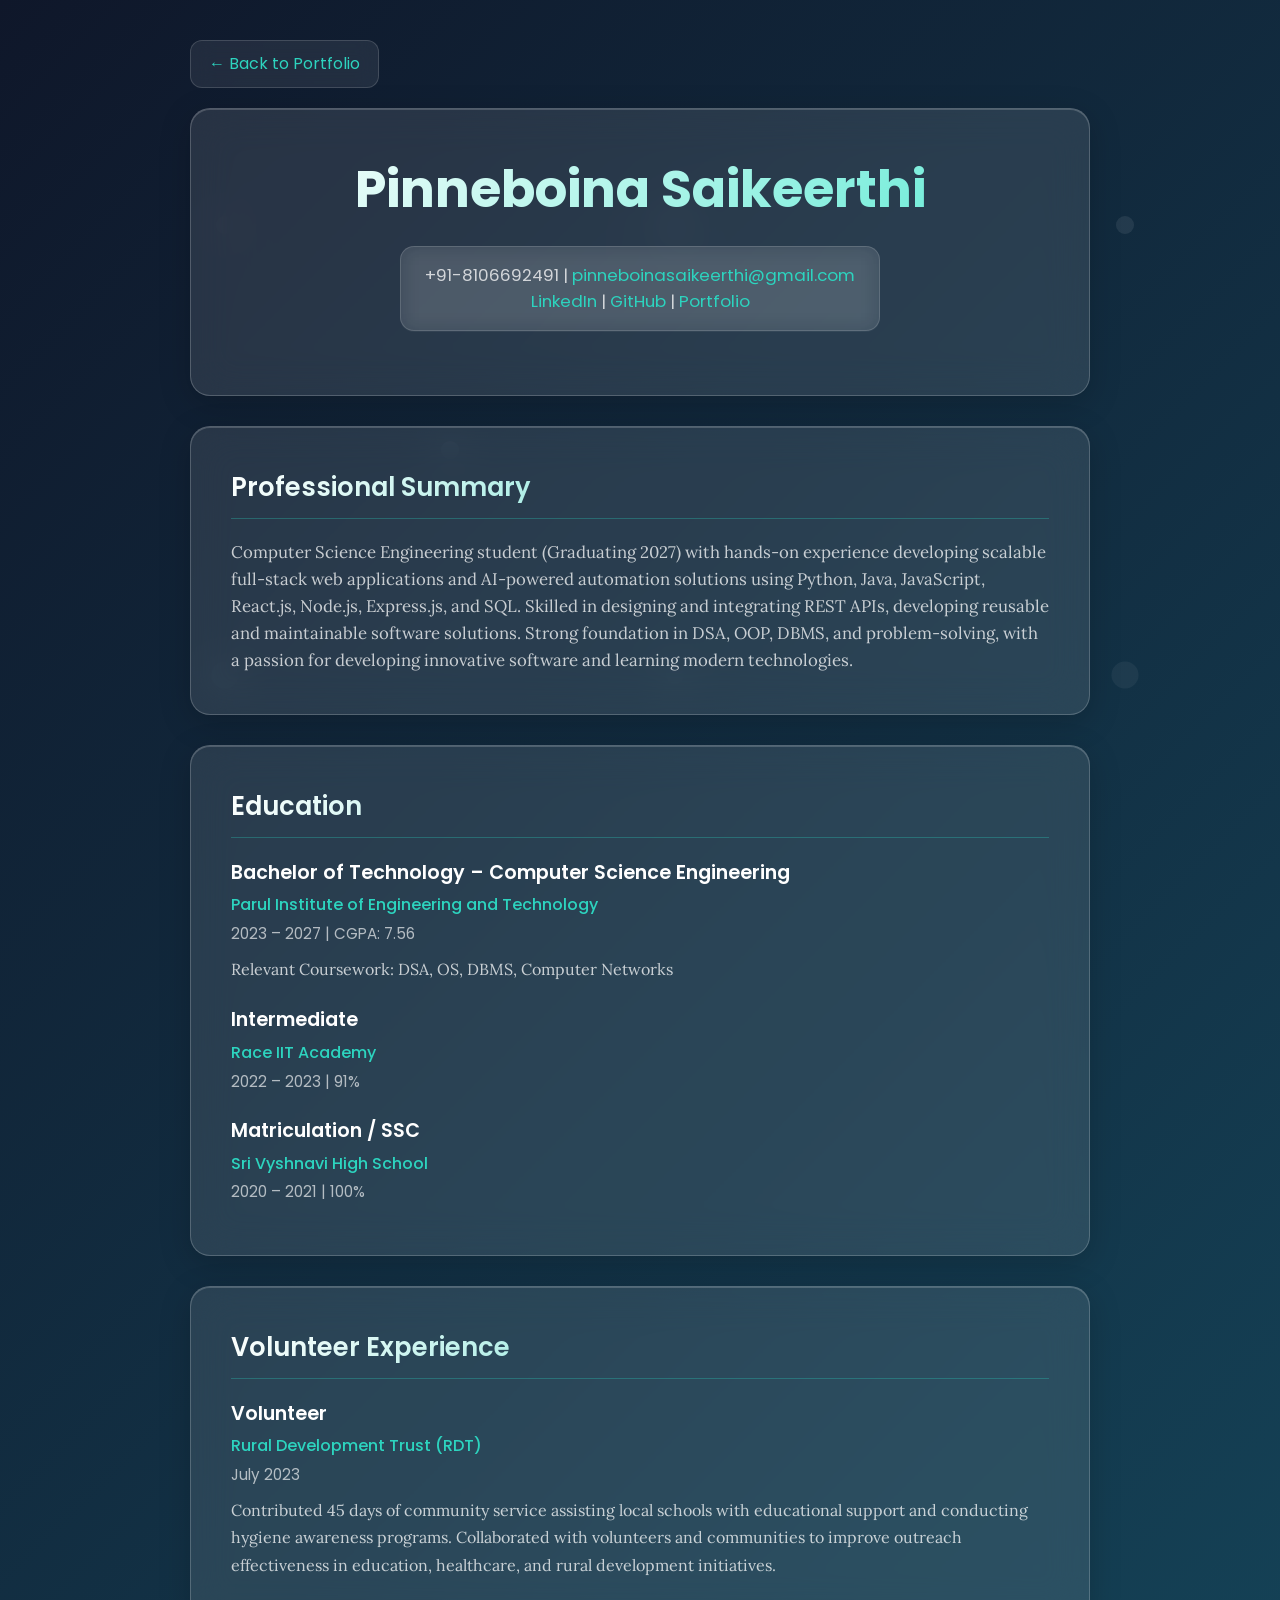
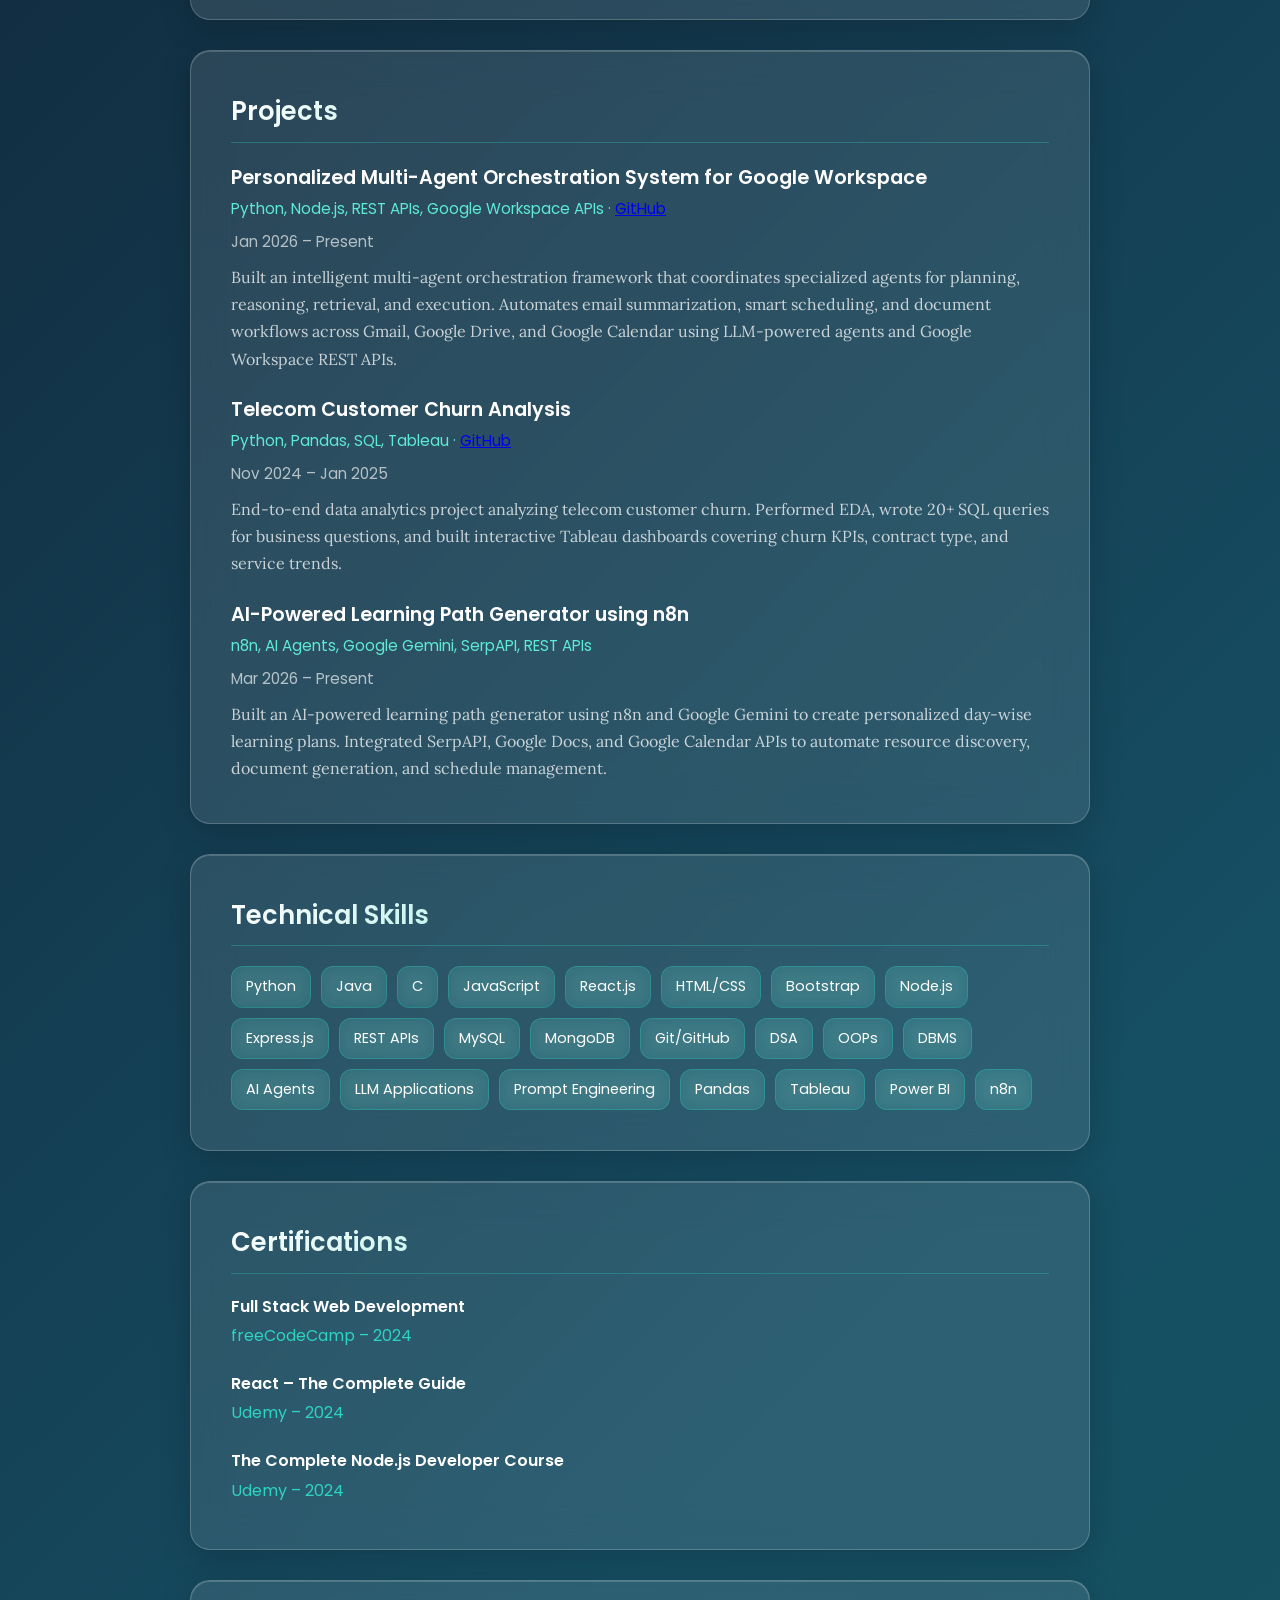
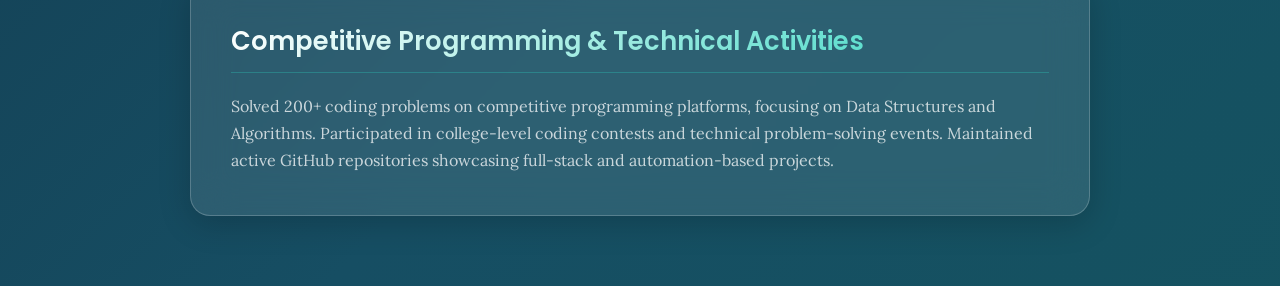
<file: resume.html>
<!DOCTYPE html>
<html lang="en">
<head>
    <meta charset="UTF-8">
    <meta name="viewport" content="width=device-width, initial-scale=1.0">
    <title>Pinneboina Saikeerthi - Resume</title>
    <style>
        @import url('https://fonts.googleapis.com/css2?family=Poppins:wght@300;400;500;600;700&family=Lora:wght@400;500;600&display=swap');
        
        :root {
            --slate-deep: #0f172a;
            --slate-mid: #134e4a;
            --teal: #2dd4bf;
            --teal-soft: #5eead4;
            --glass-bg: rgba(255, 255, 255, 0.1);
            --glass-border: rgba(255, 255, 255, 0.2);
            --text: rgba(255, 255, 255, 0.92);
            --text-muted: rgba(255, 255, 255, 0.75);
        }

        * {
            margin: 0;
            padding: 0;
            box-sizing: border-box;
        }
        
        body {
            font-family: 'Lora', serif;
            line-height: 1.6;
            color: var(--text);
            min-height: 100vh;
            padding: 40px 20px;
            background: linear-gradient(-45deg, #0f172a, #134e4a, #0f766e, #115e59, #164e63, #0f172a);
            background-size: 400% 400%;
            animation: gradientShift 18s ease infinite;
            position: relative;
            overflow-x: hidden;
        }
        
        @keyframes gradientShift {
            0% { background-position: 0% 50%; }
            50% { background-position: 100% 50%; }
            100% { background-position: 0% 50%; }
        }
        
        body::before {
            content: '';
            position: fixed;
            top: 0;
            left: 0;
            width: 100%;
            height: 100%;
            background: url('data:image/svg+xml;utf8,<svg xmlns="http://www.w3.org/2000/svg" viewBox="0 0 100 100"><defs><pattern id="grain" width="100" height="100" patternUnits="userSpaceOnUse"><circle cx="25" cy="25" r="1" fill="white" opacity="0.08"/><circle cx="75" cy="25" r="1.5" fill="white" opacity="0.06"/><circle cx="50" cy="50" r="1" fill="white" opacity="0.08"/><circle cx="25" cy="75" r="1.5" fill="white" opacity="0.05"/><circle cx="75" cy="75" r="1" fill="white" opacity="0.07"/></pattern></defs><rect width="100%" height="100%" fill="url(%23grain)"/></svg>');
            pointer-events: none;
            z-index: 1;
        }
        
        .container {
            max-width: 900px;
            margin: 0 auto;
            position: relative;
            z-index: 2;
        }
        
        .glass-card {
            background: var(--glass-bg);
            backdrop-filter: blur(20px);
            -webkit-backdrop-filter: blur(20px);
            border: 1px solid var(--glass-border);
            border-radius: 20px;
            padding: 40px;
            margin-bottom: 30px;
            box-shadow: 
                0 8px 32px rgba(0, 0, 0, 0.18),
                inset 0 1px 0 rgba(255, 255, 255, 0.18);
            transition: transform 0.3s ease, box-shadow 0.3s ease, border-color 0.3s ease;
        }
        
        .glass-card:hover {
            transform: translateY(-4px);
            border-color: rgba(45, 212, 191, 0.35);
            box-shadow: 
                0 16px 48px rgba(0, 0, 0, 0.22),
                0 0 24px rgba(45, 212, 191, 0.12),
                inset 0 1px 0 rgba(255, 255, 255, 0.28);
        }
        
        .header {
            text-align: center;
            margin-bottom: 24px;
        }
        
        .name {
            font-family: 'Poppins', sans-serif;
            font-size: 3.2em;
            font-weight: 700;
            background: linear-gradient(135deg, #ffffff, var(--teal-soft));
            -webkit-background-clip: text;
            -webkit-text-fill-color: transparent;
            background-clip: text;
            margin-bottom: 15px;
            animation: float 6s ease-in-out infinite;
        }
        
        @keyframes float {
            0%, 100% { transform: translateY(0px); }
            50% { transform: translateY(-8px); }
        }
        
        .contact-info {
            font-family: 'Poppins', sans-serif;
            font-size: 1.05em;
            color: var(--text-muted);
            background: rgba(255, 255, 255, 0.08);
            backdrop-filter: blur(10px);
            padding: 15px 24px;
            border-radius: 14px;
            border: 1px solid rgba(255, 255, 255, 0.15);
            display: inline-block;
        }
        
        .contact-info a {
            color: var(--teal);
            text-decoration: none;
            transition: color 0.3s ease;
        }
        
        .contact-info a:hover {
            color: var(--teal-soft);
        }
        
        .section-title {
            font-family: 'Poppins', sans-serif;
            font-size: 1.6em;
            font-weight: 600;
            margin-bottom: 20px;
            background: linear-gradient(135deg, #ffffff, var(--teal));
            -webkit-background-clip: text;
            -webkit-text-fill-color: transparent;
            background-clip: text;
            border-bottom: 1px solid rgba(45, 212, 191, 0.3);
            padding-bottom: 10px;
        }
        
        .summary {
            font-size: 1.05em;
            color: var(--text-muted);
        }
        
        .timeline-item {
            margin-bottom: 22px;
        }
        
        .timeline-item:last-child {
            margin-bottom: 0;
        }
        
        .job-title, .project-title {
            font-family: 'Poppins', sans-serif;
            font-size: 1.2em;
            font-weight: 600;
            color: #ffffff;
            margin-bottom: 4px;
        }
        
        .company {
            color: var(--teal);
            font-family: 'Poppins', sans-serif;
            font-weight: 500;
            margin-bottom: 4px;
        }
        
        .duration {
            color: rgba(255, 255, 255, 0.65);
            font-size: 0.95em;
            margin-bottom: 10px;
            font-family: 'Poppins', sans-serif;
        }
        
        .description {
            color: var(--text-muted);
            font-size: 1em;
            line-height: 1.7;
        }
        
        .tech-stack {
            color: var(--teal-soft);
            font-family: 'Poppins', sans-serif;
            font-size: 0.95em;
            margin-bottom: 8px;
        }
        
        .skills {
            display: flex;
            flex-wrap: wrap;
            gap: 10px;
        }
        
        .skill {
            font-family: 'Poppins', sans-serif;
            background: rgba(45, 212, 191, 0.15);
            color: white;
            padding: 8px 14px;
            border-radius: 12px;
            font-size: 0.9em;
            border: 1px solid rgba(45, 212, 191, 0.3);
            backdrop-filter: blur(8px);
            transition: transform 0.25s ease, border-color 0.25s ease, background 0.25s ease;
        }
        
        .skill:hover {
            transform: translateY(-2px);
            background: rgba(45, 212, 191, 0.25);
            border-color: rgba(45, 212, 191, 0.55);
        }
        
        .cert-name {
            font-family: 'Poppins', sans-serif;
            font-weight: 600;
            color: #ffffff;
            margin-bottom: 4px;
        }
        
        .cert-org {
            color: var(--teal);
            font-family: 'Poppins', sans-serif;
            margin-bottom: 6px;
        }

        .back-link {
            display: inline-block;
            margin-bottom: 20px;
            font-family: 'Poppins', sans-serif;
            color: var(--teal);
            text-decoration: none;
            padding: 10px 18px;
            border-radius: 12px;
            background: rgba(255, 255, 255, 0.08);
            border: 1px solid rgba(255, 255, 255, 0.15);
            backdrop-filter: blur(10px);
            transition: border-color 0.3s ease, transform 0.3s ease;
        }

        .back-link:hover {
            border-color: rgba(45, 212, 191, 0.45);
            transform: translateY(-2px);
        }
        
        @media (max-width: 768px) {
            .name {
                font-size: 2.2em;
            }
            .glass-card {
                padding: 24px;
            }
            .contact-info {
                font-size: 0.95em;
            }
        }
        
        @media print {
            body {
                background: white !important;
                color: black !important;
                animation: none;
            }
            body::before {
                display: none;
            }
            .glass-card {
                background: white !important;
                border: 1px solid #ddd !important;
                box-shadow: none !important;
                backdrop-filter: none !important;
            }
            .name, .section-title {
                color: black !important;
                -webkit-text-fill-color: black !important;
                background: none !important;
            }
            .back-link {
                display: none;
            }
        }
    </style>
</head>
<body>
    <div class="container">
        <a class="back-link" href="index.html">← Back to Portfolio</a>

        <div class="glass-card">
            <div class="header">
                <h1 class="name">Pinneboina Saikeerthi</h1>
                <div class="contact-info">
                    +91-8106692491 | <a href="mailto:pinneboinasaikeerthi@gmail.com">pinneboinasaikeerthi@gmail.com</a><br>
                    <a href="https://linkedin.com/in/saikeerthi319/" target="_blank" rel="noopener">LinkedIn</a> | 
                    <a href="https://github.com/Saikeerthi319" target="_blank" rel="noopener">GitHub</a> | 
                    <a href="index.html">Portfolio</a>
                </div>
            </div>
        </div>

        <div class="glass-card">
            <h2 class="section-title">Professional Summary</h2>
            <p class="summary">
                Computer Science Engineering student (Graduating 2027) with hands-on experience developing scalable full-stack web
                applications and AI-powered automation solutions using Python, Java, JavaScript, React.js, Node.js, Express.js, and SQL.
                Skilled in designing and integrating REST APIs, developing reusable and maintainable software solutions. Strong foundation
                in DSA, OOP, DBMS, and problem-solving, with a passion for developing innovative software and learning modern technologies.
            </p>
        </div>

        <div class="glass-card">
            <h2 class="section-title">Education</h2>
            <div class="timeline-item">
                <div class="job-title">Bachelor of Technology – Computer Science Engineering</div>
                <div class="company">Parul Institute of Engineering and Technology</div>
                <div class="duration">2023 – 2027 | CGPA: 7.56</div>
                <div class="description">Relevant Coursework: DSA, OS, DBMS, Computer Networks</div>
            </div>
            <div class="timeline-item">
                <div class="job-title">Intermediate</div>
                <div class="company">Race IIT Academy</div>
                <div class="duration">2022 – 2023 | 91%</div>
            </div>
            <div class="timeline-item">
                <div class="job-title">Matriculation / SSC</div>
                <div class="company">Sri Vyshnavi High School</div>
                <div class="duration">2020 – 2021 | 100%</div>
            </div>
        </div>

        <div class="glass-card">
            <h2 class="section-title">Volunteer Experience</h2>
            <div class="timeline-item">
                <div class="job-title">Volunteer</div>
                <div class="company">Rural Development Trust (RDT)</div>
                <div class="duration">July 2023</div>
                <div class="description">
                    Contributed 45 days of community service assisting local schools with educational support and conducting hygiene awareness
                    programs. Collaborated with volunteers and communities to improve outreach effectiveness in education, healthcare, and rural
                    development initiatives.
                </div>
            </div>
        </div>

        <div class="glass-card">
            <h2 class="section-title">Projects</h2>
            
            <div class="timeline-item">
                <div class="project-title">Personalized Multi-Agent Orchestration System for Google Workspace</div>
                <div class="tech-stack">Python, Node.js, REST APIs, Google Workspace APIs · <a href="https://github.com/Saikeerthi319/Personalized-Multi-Agent-Orchestration-on-Google-workspace-" target="_blank" rel="noopener">GitHub</a></div>
                <div class="duration">Jan 2026 – Present</div>
                <div class="description">
                    Built an intelligent multi-agent orchestration framework that coordinates specialized agents for planning, reasoning,
                    retrieval, and execution. Automates email summarization, smart scheduling, and document workflows across Gmail, Google Drive,
                    and Google Calendar using LLM-powered agents and Google Workspace REST APIs.
                </div>
            </div>

            <div class="timeline-item">
                <div class="project-title">Telecom Customer Churn Analysis</div>
                <div class="tech-stack">Python, Pandas, SQL, Tableau · <a href="https://github.com/Saikeerthi319/Telecom-Customer-Churn-Analysis" target="_blank" rel="noopener">GitHub</a></div>
                <div class="duration">Nov 2024 – Jan 2025</div>
                <div class="description">
                    End-to-end data analytics project analyzing telecom customer churn. Performed EDA, wrote 20+ SQL queries for business
                    questions, and built interactive Tableau dashboards covering churn KPIs, contract type, and service trends.
                </div>
            </div>

            <div class="timeline-item">
                <div class="project-title">AI-Powered Learning Path Generator using n8n</div>
                <div class="tech-stack">n8n, AI Agents, Google Gemini, SerpAPI, REST APIs</div>
                <div class="duration">Mar 2026 – Present</div>
                <div class="description">
                    Built an AI-powered learning path generator using n8n and Google Gemini to create personalized day-wise learning plans.
                    Integrated SerpAPI, Google Docs, and Google Calendar APIs to automate resource discovery, document generation, and schedule management.
                </div>
            </div>
        </div>

        <div class="glass-card">
            <h2 class="section-title">Technical Skills</h2>
            <div class="skills">
                <span class="skill">Python</span>
                <span class="skill">Java</span>
                <span class="skill">C</span>
                <span class="skill">JavaScript</span>
                <span class="skill">React.js</span>
                <span class="skill">HTML/CSS</span>
                <span class="skill">Bootstrap</span>
                <span class="skill">Node.js</span>
                <span class="skill">Express.js</span>
                <span class="skill">REST APIs</span>
                <span class="skill">MySQL</span>
                <span class="skill">MongoDB</span>
                <span class="skill">Git/GitHub</span>
                <span class="skill">DSA</span>
                <span class="skill">OOPs</span>
                <span class="skill">DBMS</span>
                <span class="skill">AI Agents</span>
                <span class="skill">LLM Applications</span>
                <span class="skill">Prompt Engineering</span>
                <span class="skill">Pandas</span>
                <span class="skill">Tableau</span>
                <span class="skill">Power BI</span>
                <span class="skill">n8n</span>
            </div>
        </div>

        <div class="glass-card">
            <h2 class="section-title">Certifications</h2>
            <div class="timeline-item">
                <div class="cert-name">Full Stack Web Development</div>
                <div class="cert-org">freeCodeCamp – 2024</div>
            </div>
            <div class="timeline-item">
                <div class="cert-name">React – The Complete Guide</div>
                <div class="cert-org">Udemy – 2024</div>
            </div>
            <div class="timeline-item">
                <div class="cert-name">The Complete Node.js Developer Course</div>
                <div class="cert-org">Udemy – 2024</div>
            </div>
        </div>

        <div class="glass-card">
            <h2 class="section-title">Competitive Programming &amp; Technical Activities</h2>
            <div class="description">
                Solved 200+ coding problems on competitive programming platforms, focusing on Data Structures and Algorithms.
                Participated in college-level coding contests and technical problem-solving events.
                Maintained active GitHub repositories showcasing full-stack and automation-based projects.
            </div>
        </div>
    </div>
</body>
</html>
</file>
